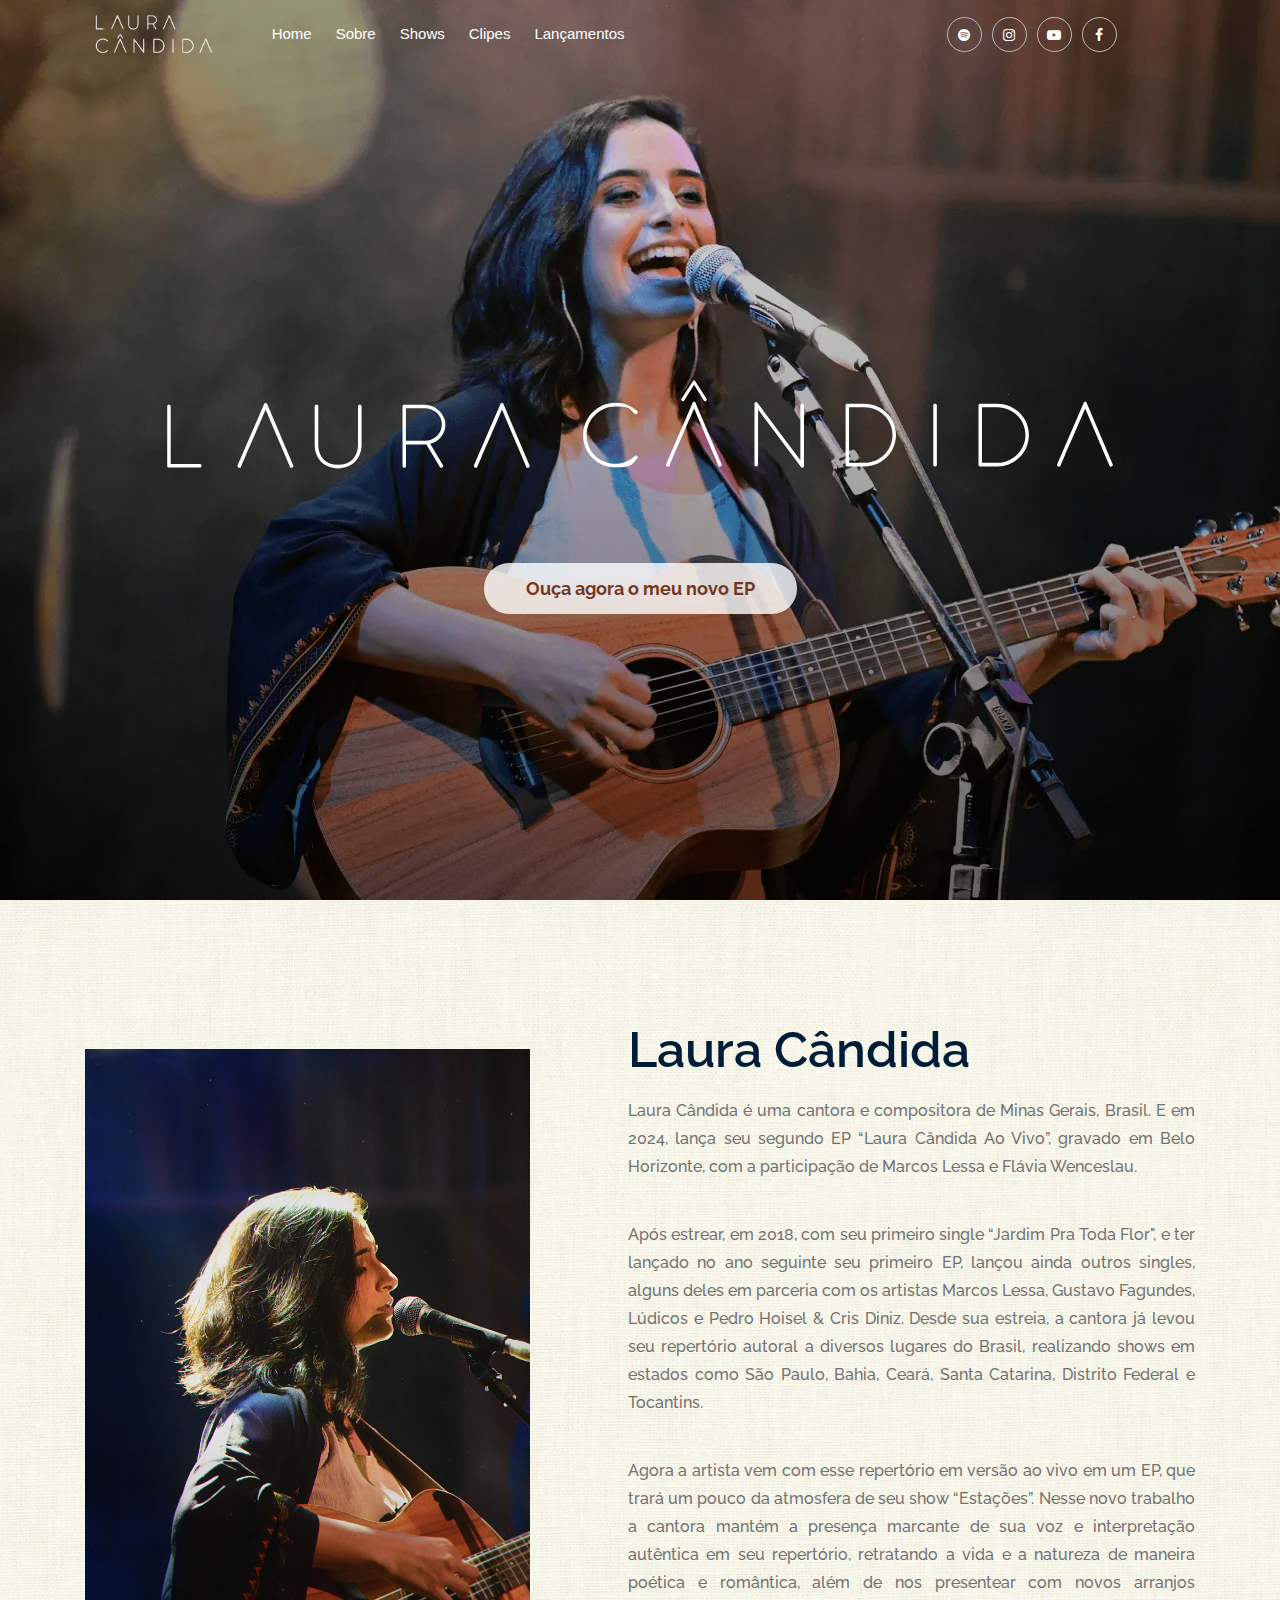
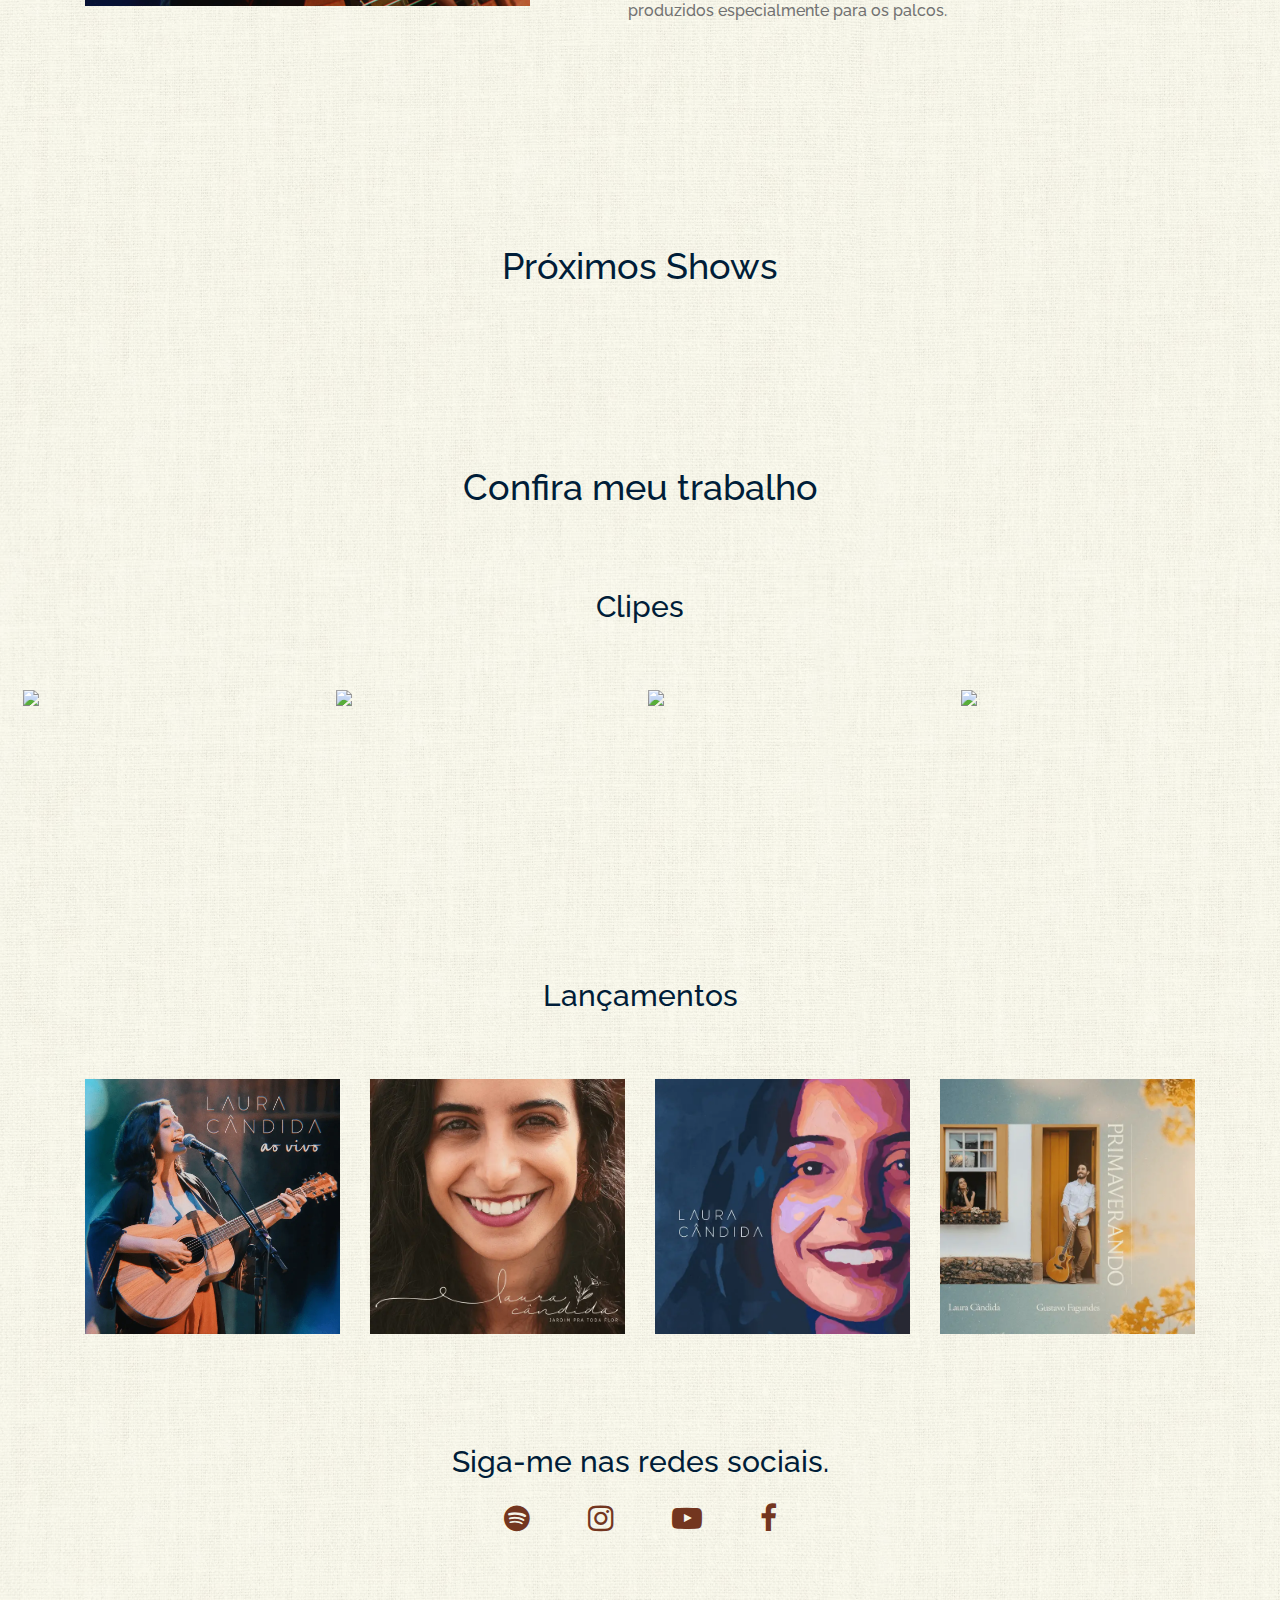
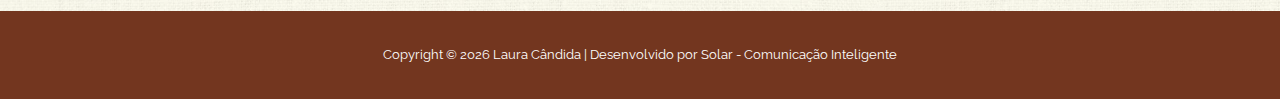
<file: index.html>
<!DOCTYPE html>
<html lang="pt-br">
  <head>

<!-- Google Tag Manager -->
<script>(function(w,d,s,l,i){w[l]=w[l]||[];w[l].push({'gtm.start':
  new Date().getTime(),event:'gtm.js'});var f=d.getElementsByTagName(s)[0],
  j=d.createElement(s),dl=l!='dataLayer'?'&l='+l:'';j.async=true;j.src=
  'https://www.googletagmanager.com/gtm.js?id='+i+dl;f.parentNode.insertBefore(j,f);
  })(window,document,'script','dataLayer','GTM-TKW7QH4T');</script>
  <!-- End Google Tag Manager -->

    <meta charset="UTF-8" />
    <meta name="viewport" content="width=device-width, initial-scale=1.0" />
    <meta property="language" content="pt-BR" />
    <meta name="country" content="BRA" />
    <meta http-equiv="content-language" content="pt-br" />
    <meta name="author" content="Laura Cândida" />
    <meta name="copyright" content="Laura Cândida" />
    <link rel="preload" href="./img/banner/Logo.svg" as="image" type="image/svg+xml" />
    <meta
      property="og:title"
      content="Faça o Pré-Save do meu EP - Ao Vivo em BH."
    />
    <meta property="og:site_name" content="Laura Cândida" />
    <meta
      name="description"
      content="Laura Cândida é uma cantora e compositora de Minas Gerais, Brasil. E em 2024, lança seu segundo EP “Laura Cândida Ao Vivo”, gravado em Belo Horizonte, com a participação de Marcos Lessa e Flávia Wenceslau."
    />
    <link rel="canonical" href="https://www.lauracandida.com.br" />
    <meta
      name="keywords"
      content="Laura Cândida, Folk, MPB, Lavras, Artista Laura, Laura Cândida Musica, Jardim pra Toda Flor, Primaverando,
      Laur Cândida Ao Vivo, Fruto do Amor, O Sonho que Guardei"
    />
    <meta name="robots" content="index,follow" />

    <title>Laura Cândida</title>
    <link href="img/favicon_dark.png" rel="icon" media="(prefers-color-scheme: light)">
    <link href="img/favicon.png" rel="icon" media="(prefers-color-scheme: dark)">

    <!-- Style -->
    <link rel="stylesheet" href="css/bootstrap.min.css" />
    <link rel="stylesheet" href="css/font-awesome.min.css" />
    <link rel="stylesheet" href="css/slicknav.css" />
    <link rel="stylesheet" href="css/style.css" />
  </head>

  <body>

    <!-- Google Tag Manager (noscript) -->
<noscript><iframe src="https://www.googletagmanager.com/ns.html?id=GTM-TKW7QH4T"
  height="0" width="0" style="display:none;visibility:hidden"></iframe></noscript>
  <!-- End Google Tag Manager (noscript) -->

    <!-- header-start -->
    <header>
      <div class="header-area">
        <div id="sticky-header" class="main-header-area">
          <div class="container-fluid">
            <div class="header_bottom_border">
              <div class="row align-items-center">
                <div class="col-xl-1 col-lg-2">
                  <div class="logo">
                    <a href="index.html" aria-label="Página Principal">
                      <img class="logo" src="img/logo.png" alt="" />
                      <!-- Logo -->
                    </a>
                  </div>
                </div>
                <div class="col-xl-6 col-lg-7">
                  <div class="main-menu d-none d-lg-block">
                    <nav>
                      <ul id="navigation">
                        <li><a class="active" href="index.html">home</a></li>
                        <li><a href="#sobre">Sobre</a></li>
                        <li><a href="#shows">Shows</a></li>
                        <li><a href="#clipes">Clipes</a></li>
                        <li><a href="#lançamentos">Lançamentos</a></li>
                      </ul>
                    </nav>
                  </div>
                </div>
                <div class="col-xl-3 col-lg-3 d-none d-lg-block">
                  <div class="social_icon text-right">
                    <ul>
                      <li>
                        <a
                          aria-label="Me ouça no Spotify"
                          href="https://open.spotify.com/artist/6y5THfoaAdAYspLKKxwmXk?si=OicrsDa9S02RQPmXbgw3Wg"
                          target="_blank"
                        >
                          <i class="fa fa-spotify"></i>
                        </a>
                      </li>
                      <li>
                        <a href="https://www.instagram.com/lauracandida/"
                          aria-label="Me siga no Instagram"
                          target="_blank">
                          <i class="fa fa-instagram"></i>
                        </a>
                      </li>
                      <li>
                        <a href="https://www.youtube.com/lauracandida"
                        aria-label="Se inscreva em meu Canal no Youtube"
                        target="_blank">
                          <i class="fa fa-youtube-play"></i>
                        </a>
                      </li>
                      <li>
                        <a href="https://www.facebook.com/lauracandida"
                        aria-label="Me siga no Facebook"
                        target="_blank">
                          <i class="fa fa-facebook"></i>
                        </a>
                      </li>
                    </ul>
                  </div>
                </div>
                <div class="col-12">
                  <div class="mobile_menu d-block d-lg-none"></div>
                </div>
              </div>
            </div>
          </div>
        </div>
      </div>
    </header>
    <!-- header-end -->

    <!-- slider_area_start -->
    <div class="slider_area">
      <div class="single_slider d-flex align-items-center slider_bg_1 overlay2">
        <div class="container">
          <div class="row">
            <div class="col-xl-12">
              <div class="signature">
                <img src="img/banner/Logo.svg" alt="" />
              </div>

              <div class="preSave-div">
                <a
                  href="https://open.spotify.com/intl-pt/album/3EhgM6OEP1T5H9CpWwtsIK?si=r-rrr84DRoygPbzoQ9vZHA"
                  aria-label="Ouça agora o EP - Laura Cândida (Ao Vivo)"
                  target="_blank"
                  class="boxed-btn"
                  >Ouça agora o meu novo EP</a
                >
              </div>
            </div>
          </div>
        </div>
      </div>
    </div>

    <!-- slider_area_end -->

    <!-- about_area  -->
    <div class="about_area" id="sobre">
      <div class="container" id="about">
        <div class="row align-items-center">
          <div class="col-xl-5 col-md-6">
            <div class="about_thumb">
              <img class="img-fluid" src="img/about/about.webp" alt="" />
            </div>
          </div>
          <div class="col-xl-7 col-md-6">
            <div class="about_info">
              <h3>Laura Cândida</h3>
              <p>
                Laura Cândida é uma cantora e compositora de Minas Gerais,
                Brasil. E em 2024, lança seu segundo EP “Laura Cândida Ao Vivo”,
                gravado em Belo Horizonte, com a participação de Marcos Lessa e
                Flávia Wenceslau.
              </p>
              <p>
                Após estrear, em 2018, com seu primeiro single “Jardim Pra Toda
                Flor", e ter lançado no ano seguinte seu primeiro EP, lançou
                ainda outros singles, alguns deles em parceria com os artistas
                Marcos Lessa, Gustavo Fagundes, Lúdicos e Pedro Hoisel & Cris
                Diniz. Desde sua estreia, a cantora já levou seu repertório
                autoral a diversos lugares do Brasil, realizando shows em
                estados como São Paulo, Bahia, Ceará, Santa Catarina, Distrito
                Federal e Tocantins.
              </p>
              <p>
                Agora a artista vem com esse repertório em versão ao vivo em um
                EP, que trará um pouco da atmosfera de seu show “Estações”.
                Nesse novo trabalho a cantora mantém a presença marcante de sua
                voz e interpretação autêntica em seu repertório, retratando a
                vida e a natureza de maneira poética e romântica, além de nos
                presentear com novos arranjos produzidos especialmente para os
                palcos.
              </p>
              <p></p>

              </div>
            </div>
          </div>
        </div>
      </div>
    </div>
    <!--/ about_area  -->

    <!--/ upcoming shows  -->

    <div class="shows"  id="shows">
      <h1 class="proximosShows">Próximos Shows</h1>
      <script src="https://static.elfsight.com/platform/platform.js" data-use-service-core defer></script>
      <div class="elfsight-app-29b592b8-1eb5-4139-8866-842bf85d636d" data-elfsight-app-lazy></div>

    </div>


    <!-- youtube_video_area  -->
    <div class="youtube_video_area" id="clipes">
      <div class="col-xl-12">
        <div class="section_title text-center mb-65">
          <h1 class="confira">Confira meu trabalho</h1>
          <h2><br><br>Clipes</h2>
        </div>
      </div>
      <div class="container-fluid p-0">
        <div class="row no-gutters">

          <div class="col-xl-3 col-lg-3 col-md-6">
            <div class="single_video">
              <div class="thumb">
                <style>.embed-container { position: relative; padding-bottom: 56.25%; height: 0; overflow: hidden; max-width: 100%; } .embed-container iframe, .embed-container object, .embed-container embed { position: absolute; top: 0; left: 0; width: 100%; height: 100%; }</style><div class='embed-container'><iframe src='https://www.youtube.com/embed/gkAfbjzQd6U' srcdoc="<style>html, body { overflow: hidden; } img{position:absolute;width:100%;top:0;bottom:0;margin:auto;}</style><a href=https://www.youtube.com/embed/gkAfbjzQd6U?autoplay=1><img src=https://img.youtube.com/vi/gkAfbjzQd6U/maxresdefault.jpg </a>" title="Videoclipe - Laura Cândida: Primaverando - Ao Vivo em BH" loading="lazy" frameborder='0' allowfullscreen></iframe></div>
              </div>
            </div>
          </div>

          <div class="col-xl-3 col-lg-3 col-md-6">
            <div class="single_video">
              <div class="thumb">
                <style>.embed-container { position: relative; padding-bottom: 56.25%; height: 0; overflow: hidden; max-width: 100%; } .embed-container iframe, .embed-container object, .embed-container embed { position: absolute; top: 0; left: 0; width: 100%; height: 100%; }</style><div class='embed-container'><iframe src='https://www.youtube.com/embed/YFcGIRWMqk0' srcdoc="<style>html, body { overflow: hidden; } img{position:absolute;width:100%;top:0;bottom:0;margin:auto;}</style><a href=https://www.youtube.com/embed/YFcGIRWMqk0?autoplay=1><img src=https://img.youtube.com/vi/YFcGIRWMqk0/maxresdefault.jpg </a>" title="Videoclipe - Laura Cândida: Without My Love" loading="lazy" frameborder='0' allowfullscreen></iframe></div>
              </div>
            </div>
          </div>
          <div class="col-xl-3 col-lg-3 col-md-6">
            <div class="single_video">
              <div class="thumb">
                <style>.embed-container { position: relative; padding-bottom: 56.25%; height: 0; overflow: hidden; max-width: 100%; } .embed-container iframe, .embed-container object, .embed-container embed { position: absolute; top: 0; left: 0; width: 100%; height: 100%; }</style><div class='embed-container'><iframe src='https://www.youtube.com/embed/qjHZWnyHpzI' srcdoc="<style>html, body { overflow: hidden; } img{position:absolute;width:100%;top:0;bottom:0;margin:auto}</style><a href=https://www.youtube.com/embed/qjHZWnyHpzI?autoplay=1><img src=https://img.youtube.com/vi/qjHZWnyHpzI/maxresdefault.jpg </a>" title="Videoclipe - Laura Cândida: O Sonho Que Guardei" loading="lazy" frameborder='0' allowfullscreen></iframe></div>
              </div>
            </div>
          </div>
          <div class="col-xl-3 col-lg-3 col-md-6">
            <div class="single_video">
              <div class="thumb">
                <style>.embed-container { position: relative; padding-bottom: 56.25%; height: 0; overflow: hidden; max-width: 100%; } .embed-container iframe, .embed-container object, .embed-container embed { position: absolute; top: 0; left: 0; width: 100%; height: 100%; }</style><div class='embed-container'><iframe src='https://www.youtube.com/embed/Fkiz-9MRsrU' srcdoc="<style>html, body { overflow: hidden; } img{position:absolute;width:100%;top:0;bottom:0;margin:auto}</style><a href=https://www.youtube.com/embed/Fkiz-9MRsrU?autoplay=1><img src=https://img.youtube.com/vi/Fkiz-9MRsrU/maxresdefault.jpg </a>" title="Videoclipe - Laura Cândida: Jardim Pra Toda Flor" loading="lazy" frameborder='0' allowfullscreen></iframe></div>
              </div>
            </div>
          </div>
        </div>
      </div>
    </div>
    <!-- / youtube_video_area  -->

    <!-- gallery -->
    <div class="gallery_area" id="lançamentos">
      <div class="container galleryContainer">
        <div class="row">
          <div class="col-xl-12">
            <div class="section_title text-center mb-65">
              <h2>Lançamentos</h2>
            </div>
          </div>
        </div>
        <div class="row grid">
          <div class="col-xl-3 col-lg-6 grid-item cat6 col-md-6">
            <div class="single-gallery mb-30">
              <div class="portfolio-img">
                <img src="img/gallery/LiveBH.webp" alt="" />
                <div class="overlay">
                  <a
                    href="https://open.spotify.com/intl-pt/album/3EhgM6OEP1T5H9CpWwtsIK?si=r-rrr84DRoygPbzoQ9vZHA"
                    aria-label="Ouça agora o EP - Laura Cândida (Ao Vivo)"
                    target=""
                  >
                    <i class="fa fa-play"></i>
                  </a>
                  <h3>EP: Laura Cândida (Ao Vivo)</h3>
              </div>
              </div>
            </div>
          </div>
          <div class="col-xl-3 col-lg-6 grid-item cat4 col-md-6">
            <div class="single-gallery mb-30">
              <div class="portfolio-img">
                <img src="img/gallery/JardimPraTodaFlor.webp" alt="" />
                <div class="overlay">
                  <a
                    href="https://open.spotify.com/intl-pt/track/6Y97LWhGOgjVO6h6WPFnFd?si=bbe50eb3a62841e3"
                    aria-label="Ouça o meu Single - Jardim Pra Toda Flor no Spotify"
                    target="_blank"
                  >
                    <i class="fa fa-play"></i>
                  </a>
                  <h4>Single: Jardim Pra Toda Flor</h4>
              </div>
              </div>
            </div>
          </div>
          <div class="col-xl-3 col-lg-6 grid-item cat5 col-md-6">
            <div class="single-gallery mb-30">
              <div class="portfolio-img">
                <img src="img/gallery/EP.webp" alt="" />
                <div class="overlay">
                  <a
                    href="https://open.spotify.com/album/0LpXI5WKpWt05INei1cckh?si=KlrPWQdpTTOP3p4ngurvQQ"
                    aria-label="Ouça o EP - Laura Cândida no Spotify"
                    target="_blank"
                  >
                    <i class="fa fa-play"></i>
                  </a>
                  <h4>EP: Laura Cândida</h4>
              </div>
              </div>
            </div>
          </div>
          <div class="col-xl-3 col-lg-6 grid-item cat6 col-md-6">
            <div class="single-gallery mb-30">
              <div class="portfolio-img">
                <img src="img/gallery/Primaverando.webp" alt="" />
                <div class="overlay">
                  <a
                    href="https://open.spotify.com/intl-pt/track/7E6bOKLgQcpftU3SFFNpdj?si=beca73c008d345dd"
                    aria-label="Ouça o meu Single - Primaverando no Spotify"
                    target="_blank"
                  >
                    <i class="fa fa-play"></i>
                  </a>
                  <h4>Single: Primaverando</h4>
              </div>
              </div>
            </div>
          </div>
      </div>
    </div>

    <div class="socials">
      <h2 class="socialHeader">Siga-me nas redes sociais.</h2>

              <div class="social-icons">
                  <a
                    href="https://open.spotify.com/artist/6y5THfoaAdAYspLKKxwmXk?si=OicrsDa9S02RQPmXbgw3Wg"
                    aria-label="Me siga no Spotify"
                    target="_blank"
                  >
                    <i class="fa fa-spotify"></i>
                  </a>
                  <a href="https://www.instagram.com/lauracandida/"
                  aria-label="Me siga no Instagram"
                  target="_blank">
                    <i class="fa fa-instagram"></i>
                  </a>
                  <a href="https://www.youtube.com/lauracandida"
                  aria-label="Se inscreva em meu Canal no Youtube"
                  target="_blank">
                    <i class="fa fa-youtube-play"></i>
                  </a>
                  <a href="https://www.facebook.com/lauracandida"
                  aria-label="Me siga no Fabecook"
                  target="_blank">
                    <i class="fa fa-facebook"></i>
                  </a>
              </div>
    </div>

    <!--/ gallery -->

    <!-- footer start -->
    <footer class="footer">
      <div class="copy-right_text">
        <div class="footerContainer">
          <div class="footer_border"></div>
          <div class="row copyRow">
            <div class="col-xl-5 col-md-6 copyOld">
              <p class="copy_right">
                <!-- Link back to Colorl ib can't be removed. Template is licensed under CC BY 3.0. -->
                Copyright &copy;
                <script>
                  document.write(new Date().getFullYear());
                </script>
                All rights reserved | This template is made with
                <i class="fa fa-heart-o" aria-hidden="true"></i> by
                <a href="https://colorlib.com" target="_blank">Colorlib</a>
                <!-- Link back to Colorlib can't be removed. Template is licensed under CC BY 3.0. -->
              </p>
            </div>
          </div>

          <p class="copyRight">
            Copyright &copy;
            <script>
              document.write(new Date().getFullYear());
            </script>
            Laura Cândida | <a class="backlink" href="https://www.agenciasolar.com.br"> Desenvolvido por Solar - Comunicação Inteligente</a>
          </p>
        </div>
      </div>
    </footer>
    <!--/ footer end  -->
    <!-- JS here -->
<script src="js/main.js"></script>
</body>
</html>
</file>
<file: css/style.css>
@import url("https://fonts.googleapis.com/css2?family=Raleway:ital,wght@0,100..900;1,100..900&display=swap");
/* line 1, */
.flex-center-start {
  display: -webkit-box;
  display: -ms-flexbox;
  display: flex;
  -webkit-box-align: center;
  -ms-flex-align: center;
  align-items: center;
  -webkit-box-pack: start;
  -ms-flex-pack: start;
  justify-content: start;
}

/* Normal desktop :1200px. */
/* Normal desktop :992px. */
/* Tablet desktop :768px. */
/* small mobile :320px. */
/* Large Mobile :480px. */
/* 1. Theme default css */
/* line 5,  */
body {
  font-family: "Raleway", sans-serif;
  font-weight: normal;
  font-style: normal;
  width: 100vw;
  text-align: justify;
}

/* line 12,  */
.img {
  max-width: 100%;
  -webkit-transition: 0.3s;
  -moz-transition: 0.3s;
  -o-transition: 0.3s;
  transition: 0.3s;
}

/* line 16,  */
a,
.button {
  -webkit-transition: 0.3s;
  -moz-transition: 0.3s;
  -o-transition: 0.3s;
  transition: 0.3s;
}

/* line 20,  */
a:focus,
.button:focus,
button:focus {
  text-decoration: none;
  outline: none;
}

/* line 25,  */
a:focus {
  color: #fff;
  text-decoration: none;
}

/* line 29,  */
a:focus,
a:hover,
.portfolio-cat a:hover,
.footer -menu li a:hover {
  text-decoration: none;
  color: #1f1f1f;
}

/* line 36,  */
a,
button {
  color: #1f1f1f;
  outline: medium none;
}

/* line 41,  */
h1,
h2,
h3,
h4,
h5 {
  font-family: "Raleway", sans-serif;
  color: #001d38;
}

/* line 45,  */
h1 a,
h2 a,
h3 a,
h4 a,
h5 a,
h6 a {
  color: inherit;
}

/* line 54,  */
ul {
  margin: 0px;
  padding: 0px;
}

/* line 58,  */
li {
  list-style: none;
}

/* line 61,  */
p {
  font-size: 16px;
  font-weight: 500;
  line-height: 28px;
  color: #727272;
  margin-bottom: 13px;
  font-family: "Raleway", sans-serif;
}

/* line 70,  */
label {
  color: #7e7e7e;
  cursor: pointer;
  font-size: 14px;
  font-weight: 400;
}

/* line 76,  */
*::-moz-selection {
  background: #444;
  color: #fff;
  text-shadow: none;
}

/* line 81,  */
::-moz-selection {
  background: #444;
  color: #fff;
  text-shadow: none;
}

/* line 86,  */
::selection {
  background: #444;
  color: #fff;
  text-shadow: none;
}

/* line 91,  */
*::-webkit-input-placeholder {
  color: #cccccc;
  font-size: 14px;
  opacity: 1;
}

/* line 96,  */
*:-ms-input-placeholder {
  color: #cccccc;
  font-size: 14px;
  opacity: 1;
}

/* line 101,  */
*::-ms-input-placeholder {
  color: #cccccc;
  font-size: 14px;
  opacity: 1;
}

/* line 106,  */
*::placeholder {
  color: #cccccc;
  font-size: 14px;
  opacity: 1;
}

/* line 112,  */
h3 {
  font-size: 24px;
}

/* line 116,  */
.mb-65 {
  margin-bottom: 67px;
}

/* line 120,  */
.black-bg {
  background: #020c26 !important;
}

/* line 124,  */
.white-bg {
  background: #ffffff;
}

/* line 127,  */
.gray-bg {
  background: #f5f5f5;
}

/* line 143,  */
.overlay {
  position: relative;
  z-index: 0;
}

/* line 147,  */
.overlay::before {
  position: absolute;
  content: "";
  background-color: #1f1f1f;
  top: 0;
  left: 0;
  width: 100%;
  height: 100%;
  z-index: -1;
  opacity: 0.5;
}

/* line 159,  */
.overlay2 {
  position: relative;
  z-index: 0;
}

/* line 163,  */
.overlay2::before {
  position: absolute;
  content: "";
  /* Permalink - use to edit and share this gradient: https://colorzilla.com/gradient-editor/#000000+0,000000+100&0.4+0,1+100 */
  background: -moz-linear-gradient(top, rgba(0, 0, 0, 0.1) 0%, black 100%);
  /* FF3.6-15 */
  background: -webkit-linear-gradient(top, rgba(0, 0, 0, 0.1) 0%, black 100%);
  /* Chrome10-25,Safari5.1-6 */
  background: linear-gradient(to bottom, rgba(0, 0, 0, 0.1) 0%, black 100%);
  /* W3C, IE10+, FF16+, Chrome26+, Opera12+, Safari7+ */
  filter: progid:DXImageTransform.Microsoft.gradient( startColorstr='#66000000', endColorstr='#000000',GradientType=0 );
  /* IE6-9 */
  top: 0;
  left: 0;
  width: 100%;
  height: 100%;
  z-index: -1;
  opacity: 0.6;
}

/* line 180,  */
.overlay_03 {
  position: relative;
  z-index: 0;
}

/* line 184,  */
.overlay_03::before {
  position: absolute;
  width: 100%;
  height: 100%;
  left: 0;
  top: 0;
  background: #2c2c2c;
  opacity: 0.6;
  content: "";
  z-index: -1;
}

/* line 289,  */
.mb-20px {
  margin-bottom: 20px;
}

/* line 293,  */
.mb-55 {
  margin-bottom: 55px;
}

/* line 296,  */
.mb-40 {
  margin-bottom: 40px;
}

/* line 299,  */
.mb-30 {
  margin-bottom: 30px;
}

/* line 304,  */
.mb-20 {
  margin-bottom: 20px;
}

/* line 1,*/
.boxed-btn {
  background: rgba(255, 255, 255, 0.8);
  color: #131313;
  display: block;
  padding: 12px 42px;
  font-family: "Raleway", sans-serif;
  font-size: 18px;
  font-weight: 700;
  border: 0;
  border-radius: 25px;
  letter-spacing: 0;
  text-align: center;
  color: rgb(115, 54, 31) !important;
  cursor: pointer;
}

@media (min-width: 768px) and (max-width: 991px) {
  /* line 1,*/
  .boxed-btn {
    padding: 12px 30px;
  }
}

/* line 19,*/
.boxed-btn:hover {
  background: rgba(115, 54, 31, 1);
  color: #fff !important;
}

/* line 24,*/
.boxed-btn:focus {
  outline: none;
}

/* line 27,*/
.boxed-btn.large-width {
  width: 220px;
}

/* line 39,*/
.mb-50 {
  margin-bottom: 50px;
}

@media (max-width: 767px) {
  /* line 39,*/
  .mb-50 {
    margin-bottom: 40px;
  }
}

/* line 45,*/
.mb-65 {
  margin-bottom: 65px;
}

@media (max-width: 767px) {
  /* line 45,*/
  .mb-65 {
    margin-bottom: 40px;
  }
}

@media (max-width: 767px) {
  /* line 4,*/
  .mobile_menu {
    position: absolute;
    right: 0px;
    width: 100%;
    z-index: 9;
  }
}
/* line 1,*/
.header-area {
  left: 0;
  right: 0;
  width: 100%;
  top: 0;
  z-index: 9;
  position: absolute;
}

@media (max-width: 767px) {
  /* line 1,*/
  .header-area {
    padding-top: 0;
  }
}

@media (min-width: 768px) and (max-width: 991px) {
  /* line 1,*/
  .header-area {
    padding-top: 0;
  }
}

/* line 16,*/
.header-area .main-header-area {
  padding: 18px 0;
  background: #fff;
  background: transparent;
  padding: 30px 150px;
}

@media (max-width: 767px) {
  /* line 16,*/
  .header-area .main-header-area {
    padding: 10px 0px;
  }
}

@media (min-width: 768px) and (max-width: 991px) {
  /* line 16,*/
  .header-area .main-header-area {
    padding: 10px 10px;
  }
}

@media (min-width: 992px) and (max-width: 1200px) {
  /* line 16,*/
  .header-area .main-header-area {
    padding: 10px 20px;
  }
}

@media (min-width: 1200px) and (max-width: 1500px) {
  /* line 16,*/
  .header-area .main-header-area {
    padding: 10px 50px;
  }
}

/* line 40,*/
.header-area .main-header-area .logo-img {
  text-align: center;
}

@media (max-width: 767px) {
  /* line 40,*/
  .header-area .main-header-area .logo-img {
    text-align: left;
  }
}

@media (min-width: 768px) and (max-width: 991px) {
  /* line 40,*/
  .header-area .main-header-area .logo-img {
    text-align: left;
  }
}

@media (min-width: 992px) and (max-width: 1200px) {
  /* line 40,*/
  .header-area .main-header-area .logo-img {
    text-align: left;
  }
}

@media (max-width: 767px) {
  /* line 54,*/
  .header-area .main-header-area .logo-img img {
    width: 70px;
  }
}

@media (min-width: 768px) and (max-width: 991px) {
  /* line 54,*/
  .header-area .main-header-area .logo-img img {
    width: 70px;
  }
}

/* line 68,*/
.header-area .main-header-area .social_icon ul li {
  display: inline-block;
}

/* line 70,*/
.header-area .main-header-area .social_icon ul li a {
  display: inline-block;
  width: 35px;
  height: 35px;
  color: #fff;
  text-align: center;
  line-height: 35px;
  -webkit-border-radius: 50%;
  -moz-border-radius: 50%;
  border-radius: 50%;
  border: 1px solid #bdbbba;
  font-size: 14px;
  margin-left: 6px;
}

/* line 81,*/
.header-area .main-header-area .social_icon ul li a:hover {
  color: #411a1a;
}
/* line 261,*/
.header-area .main-header-area.sticky {
  box-shadow: 0px 3px 16px 0px rgba(0, 0, 0, 0.1);
  position: fixed;
  width: 100vw;
  top: -70px;
  left: 0;
  right: 0;
  z-index: 990;
  transform: translateY(70px);
  transition: transform 500ms ease, background 500ms ease;
  -webkit-transition: transform 500ms ease, background 500ms ease;
  box-shadow: 0px 3px 16px 0px rgba(0, 0, 0, 0.1);
  background: rgba(255, 255, 255, 0.96);
  background: #73361f;
  padding-bottom: 0;
  padding: 20px 150px;
}

@media (max-width: 767px) {
  /* line 261,*/
  .header-area .main-header-area.sticky {
    padding: 10px 10px;
  }
}

@media (min-width: 768px) and (max-width: 991px) {
  /* line 261,*/
  .header-area .main-header-area.sticky {
    padding: 10px 10px;
  }
}

@media (min-width: 992px) and (max-width: 1200px) {
  /* line 261,*/
  .header-area .main-header-area.sticky {
    padding: 20px 50px;
  }
}

@media (min-width: 1200px) and (max-width: 1500px) {
  /* line 261,*/
  .header-area .main-header-area.sticky {
    padding: 10px 20px;
  }
}

/* line 290,*/
.header-area .main-header-area.sticky .main-menu {
  padding: 0;
}

/* line 293,*/
.header-area .main-header-area.sticky .header_bottom_border {
  border-bottom: none;
}

/* line 296,*/
.header-area .main-header-area.sticky .header_bottom_border.white_border {
  border-bottom: none !important;
}

/* line 1,*/
.slider_bg_1 {
  background-image: url(../img/banner/banner.webp);
}

/* line 8,*/
.slider_area .single_slider {
  height: 100vh;
  background-size: cover;
  background-repeat: no-repeat;
  background-position: center center;
}

@media (max-width: 767px) {
  /* line 8,*/
  .slider_area .single_slider {
    height: 100vh;
  }
}

/* line 17,*/
.slider_area .single_slider .slider_text h3 {
  color: #fff;
  font-family: "Raleway", sans-serif;
  font-size: 120px;
  text-transform: uppercase;
  font-weight: 600;
}

/* line 23,*/
.slider_area .single_slider .slider_text h3 span {
  font-weight: 700;
}

@media (max-width: 767px) {
  /* line 17,*/
  .slider_area .single_slider .slider_text h3 {
    margin-top: 45px;
  }
}

@media (max-width: 767px) {
  /* line 17,*/
  .slider_area .single_slider .slider_text h3 {
    font-size: 30px;
    line-height: 35px;
  }
}

@media (min-width: 768px) and (max-width: 991px) {
  /* line 17,*/
  .slider_area .single_slider .slider_text h3 {
    font-size: 70px;
  }
}

@media (min-width: 992px) and (max-width: 1200px) {
  /* line 17,*/
  .slider_area .single_slider .slider_text h3 {
    font-size: 100px;
    letter-spacing: 3px;
  }
}

/* line 42,*/
.slider_area .single_slider .slider_text p {
  font-size: 20px;
  font-weight: 400;
  color: #d5d5d5;
  margin-bottom: 24px;
  margin-top: 10px;
}

@media (min-width: 992px) and (max-width: 1200px) {
  /* line 42,*/
  .slider_area .single_slider .slider_text p {
    font-size: 16px;
  }
}

@media (max-width: 767px) {
  /* line 42,*/
  .slider_area .single_slider .slider_text p {
    font-size: 16px;
  }
}

/* line 1,*/
.about_area {
  padding-top: 60px;
  padding-bottom: 60px;
}

@media (max-width: 767px) {
  /* line 1,*/
  .about_area {
    padding-top: 50px;
    padding-bottom: 20px;
  }
}

@media (min-width: 768px) and (max-width: 991px) {
  /* line 1,*/
  .about_area {
    padding-top: 80px;
    padding-bottom: 50px;
  }
}

/* line 12,*/
.about_area .about_thumb {
  margin-bottom: 30px;
}

/* line 15,*/
.about_area .about_info {
  padding-left: 68px;
  margin-bottom: 30px;
}

@media (max-width: 767px) {
  /* line 15,*/
  .about_area .about_info {
    padding-left: 0;
  }
}

@media (min-width: 768px) and (max-width: 991px) {
  /* line 15,*/
  .about_area .about_info {
    padding-left: 0;
  }
}

/* line 23,*/
.about_area .about_info h3 {
  font-size: 50px;
  font-weight: 600;
  margin-bottom: 0;
}

/* line 28,*/
.about_area .about_info p {
  font-size: 16px;
  line-height: 28px;
  margin-top: 17px;
  margin-bottom: 40px;
}

/* line 1,*/
.gallery_area {
  padding-top: 50px;
  padding-bottom: 0px;
}

@media (max-width: 767px) {
  /* line 1,*/
  .gallery_area {
    padding-top: 50px;
  }
}

@media (min-width: 768px) and (max-width: 991px) {
  /* line 1,*/
  .gallery_area {
    padding-top: 100px;
    padding-bottom: 100px;
  }
}

/* line 12,*/
.gallery_area .single-gallery {
  overflow: hidden;
  position: relative;
}

/* line 15,*/
.gallery_area .single-gallery img {
  width: 100%;
  -webkit-transform: scale(1);
  -moz-transform: scale(1);
  -ms-transform: scale(1);
  transform: scale(1);
  -webkit-transition: 0.5s;
  -moz-transition: 0.5s;
  -o-transition: 0.5s;
  transition: 0.5s;
}

/* line 20,*/
.gallery_area .single-gallery .gallery_hover {
  position: absolute;
  left: 0;
  top: 0;
  width: 100%;
  height: 100%;
  display: table;
  text-align: center;
  background: rgba(97, 92, 253, 0.4);

  -moz-transform: translateX(-50%);
  -ms-transform: translateX(-50%);
  transform: translateX(-50%);
  opacity: 0;

  -moz-transition: 0.5s;
  -o-transition: 0.5s;
  transition: 0.5s;
  visibility: hidden;
}

/* line 33,*/
.gallery_area .single-gallery .gallery_hover a {
  position: absolute;
  left: 50%;
  transform: translate(-50%, -50%);
  top: 50%;
  color: #fff;
  font-size: 45px;
}

/* line 106,*/
.mt-50 {
  margin-top: 50px;
}

@media (max-width: 767px) {
  /* line 106,*/
  .mt-50 {
    margin-top: 30px;
  }
}

/* line 112,*/
.mb-50 {
  margin-bottom: 50px;
}

@media (max-width: 767px) {
  /* line 112,*/
  .mb-50 {
    margin-bottom: 30px;
  }
}

.preSave-div {
  margin: auto;
  display: flex;
  justify-content: center;
  padding-top: 60px;
}

.container {
  padding-top: 60px;
}

.galleryContainer {
  padding-bottom: 80px;
}

/* line 1,*/
.footer {
  background-repeat: no-repeat;
  background-position: center center;
  background-repeat: no-repeat;
  background-size: cover;
}

/* line 6,*/
.footer .footer_top {
  padding-top: 100px;
  padding-bottom: 129px;
  background: #73361f;
}

@media (max-width: 767px) {
  /* line 6,*/
  .footer .footer_top {
    padding-top: 60px;
    padding-bottom: 30px;
  }
}
/* line 167,*/
.footer .copy-right_text {
  padding-bottom: 30px;
  background: #73361f;
}

/* line 170,*/
.footer .copy-right_text .footer_border {
  padding-bottom: 30px;
}

/* line 173,*/
.footer .copy-right_text .copy_right {
  font-size: 13px;
  color: #c7c7c7;
  margin-bottom: 0;
  font-weight: 400;
}

@media (max-width: 767px) {
  /* line 173,*/
  .footer .copy-right_text .copy_right {
    font-size: 13px;
  }
}

/* line 181,*/
.footer .copy-right_text .copy_right a {
  color: #ffffff;
}

/* line 173,*/
.footer .copy-right_text .copyRight {
  font-size: 13px;
  color: #ffffff;
  margin-bottom: 0;
  font-weight: 400;
  text-align: center;
}

@media (max-width: 767px) {
  /* line 173,*/
  .footer .copy-right_text .copyRight {
    font-size: 13px;
  }
}

/* line 181,*/
.footer .copy-right_text .copyRight a {
  color: #ffffff;
}

/* line 185,*/
.footer .copy-right_text .footer_links {
  text-align: right;
}

@media (max-width: 767px) {
  /* line 185,*/
  .footer .copy-right_text .footer_links {
    text-align: left;
  }
}

/* line 191,*/
.footer .copy-right_text .footer_links ul li {
  display: inline-block;
  margin-right: 30px;
}

@media (max-width: 767px) {
  /* line 191,*/
  .footer .copy-right_text .footer_links ul li {
    margin-right: 10px;
  }
}

@media (min-width: 768px) and (max-width: 991px) {
  /* line 191,*/
  .footer .copy-right_text .footer_links ul li {
    margin-right: 20px;
  }
}

/* line 200,*/
.footer .copy-right_text .footer_links ul li a {
  color: #808e9c;
  font-size: 13px;
  text-transform: capitalize;
  font-weight: 600;
}

/* line 205,*/
.footer .copy-right_text .footer_links ul li a:hover {
  color: #fff;
}

/* line 5,*/
.youtube_video_area .col-xl-3:nth-child(3) .single_video {
  margin-left: 0px;
  padding-bottom: 5px;
}

/* line 12,*/
.youtube_video_area .single_video {
  position: relative;
  margin-right: 5px;
}

@media (max-width: 767px) {
  /* line 12,*/
  .youtube_video_area .single_video {
    margin: 0;
  }
}

@media (min-width: 768px) and (max-width: 991px) {
  /* line 12,*/
  .youtube_video_area .single_video {
    margin: 0;
  }
}

/* line 22,*/
.youtube_video_area .single_video .thumb img {
  width: 100%;
}

/* line 26,*/
.youtube_video_area .single_video .hover_elements {
  position: absolute;
  left: 0;
  top: 0;
  width: 100%;
  height: 100%;
  background: transparent;
  -webkit-transition: 0.4s;
  -moz-transition: 0.4s;
  -o-transition: 0.4s;
  transition: 0.4s;
}

/* line 34,*/
.youtube_video_area .single_video .hover_elements .video {
  top: 50%;
  position: absolute;
  left: 50%;
  -webkit-transform: translate(-50%, -50%);
  -moz-transform: translate(-50%, -50%);
  -ms-transform: translate(-50%, -50%);
  transform: translate(-50%, -50%);
}

/* line 39,*/
.youtube_video_area .single_video .hover_elements .video a {
  background: #73361f;
  width: 58px;
  height: 58px;
  -webkit-border-radius: 50%;
  -moz-border-radius: 50%;
  border-radius: 50%;
  font-size: 14px;
  display: inline-block;
  color: #fff;
  text-align: center;
  line-height: 58px;
  margin-bottom: 40px;
  -webkit-transition: 0.4s;
  -moz-transition: 0.4s;
  -o-transition: 0.4s;
  transition: 0.4s;
  opacity: 0;
}

@media (max-width: 767px) {
  /* line 39,*/
  .youtube_video_area .single_video .hover_elements .video a {
    opacity: 1;
    margin-bottom: 0;
  }
}

@media (min-width: 768px) and (max-width: 991px) {
  /* line 39,*/
  .youtube_video_area .single_video .hover_elements .video a {
    opacity: 1;
    margin-bottom: 0;
  }
}

/* line 62,*/
.youtube_video_area .single_video .hover_elements .hover_inner {
  position: absolute;
  bottom: 30px;
  left: 30px;
}

@media (min-width: 992px) and (max-width: 1200px) {
  /* line 62,*/
  .youtube_video_area .single_video .hover_elements .hover_inner {
    bottom: 20px;
  }
}

/* line 69,*/
.youtube_video_area .single_video .hover_elements .hover_inner span {
  font-size: 14px;
  font-weight: 400;
  color: #ffffff;
  font-family: "Raleway", sans-serif;
  -webkit-transition: 0.4s;
  -moz-transition: 0.4s;
  -o-transition: 0.4s;
  transition: 0.4s;
  position: relative;
  left: 30px;
  opacity: 0;
}

@media (max-width: 767px) {
  /* line 69,*/
  .youtube_video_area .single_video .hover_elements .hover_inner span {
    left: 0;
    opacity: 1;
  }
}

@media (min-width: 768px) and (max-width: 991px) {
  /* line 69,*/
  .youtube_video_area .single_video .hover_elements .hover_inner span {
    left: 0;
    opacity: 1;
  }
}

/* line 87,*/
.youtube_video_area .single_video .hover_elements .hover_inner h3 {
  margin-bottom: 0;
  -webkit-transition: 0.4s;
  -moz-transition: 0.4s;
  -o-transition: 0.4s;
  transition: 0.4s;
  position: relative;
  top: 30px;
  opacity: 0;
}

@media (max-width: 767px) {
  /* line 87,*/
  .youtube_video_area .single_video .hover_elements .hover_inner h3 {
    top: 0;
    opacity: 1;
  }
}

@media (min-width: 768px) and (max-width: 991px) {
  /* line 87,*/
  .youtube_video_area .single_video .hover_elements .hover_inner h3 {
    top: 0;
    opacity: 1;
  }
}

/* line 101,*/
.youtube_video_area .single_video .hover_elements .hover_inner h3 a {
  font-size: 22px;
  font-weight: 600;
  color: #fff;
}

@media (min-width: 992px) and (max-width: 1200px) {
  /* line 101,*/
  .youtube_video_area .single_video .hover_elements .hover_inner h3 a {
    font-size: 18px;
  }
}

/* line 113,*/
.youtube_video_area .single_video:hover .hover_elements {
  background: rgba(0, 0, 0, 0.5);
}

/* line 115,*/
.youtube_video_area .single_video:hover .hover_elements .hover_inner {
  position: absolute;
  bottom: 30px;
  left: 30px;
}

/* line 119,*/
.youtube_video_area .single_video:hover .hover_elements .hover_inner span {
  left: 0px;
  opacity: 1;
}

/* line 123,*/
.youtube_video_area .single_video:hover .hover_elements .hover_inner h3 {
  top: 0px;
  opacity: 1;
}

/* line 129,*/
.youtube_video_area .single_video:hover .hover_elements .video a {
  opacity: 1;
  margin-bottom: 0;
  -webkit-transition: 0.4s;
  -moz-transition: 0.4s;
  -o-transition: 0.4s;
  transition: 0.4s;
}

/* line 93, */
h1 {
  font-size: 36px;
}

/* line 97, */
h2 {
  font-size: 30px;
}

/* line 101, */
h3 {
  font-size: 24px;
}

/* line 105, */
h4 {
  font-size: 18px;
}

/* line 109, */
h5 {
  font-size: 16px;
}

/* line 113, */
h6 {
  font-size: 14px;
}

/* line 117, */
h1,
h2,
h3,
h4,
h5,
h6 {
  line-height: 1.2em;
}

/* line 127, */
.typography h1,
.typography h2,
.typography h3,
.typography h4,
.typography h5,
.typography h6 {
  color: #828bb2;
}

.copy_right {
  display: none;
  width: 100vw;
  overflow: hidden;
}

.copyOld {
  display: none;
  width: 100vw;
  overflow: hidden;
}

.copyRow {
  display: none;
  width: 100vw;
  overflow: hidden;
}

.logo {
  height: 40px;
}

.social-icons {
  padding: 15px;
  text-align: center;
}

.socials {
  padding-bottom: 60px;
  text-align: center;
}

@media (max-width: 576px) {
  .social-icons {
    text-align: center;
  }
  .socialHeader {
    text-align: center;
  }
}

@media only screen and (min-width: 576px) and (max-width: 767px) {
  .social-icons {
    text-align: center;
  }
  .socialHeader {
    text-align: center;
  }
}

@media only screen and (min-width: 768px) and (max-width: 991px) {
  .social-icons {
    text-align: center;
  }
  .socialHeader {
    text-align: center;
  }
}

@media only screen and (min-width: 992px) and (max-width: 1200px) {
  .social-icons {
    text-align: center;
  }
  .socialHeader {
    text-align: center;
  }
}

.social-icons a {
  color: #73361f;
  line-height: 30px;
  font-size: 30px;
  margin: 0 25px;
  text-decoration: none;
}
.social-icons a i {
  line-height: 30px;
  font-size: 30px;
  -webkit-transition: all 200ms ease-in;
  -webkit-transform: scale(1);
  -ms-transition: all 200ms ease-in;
  -ms-transform: scale(1);
  -moz-transition: all 200ms ease-in;
  -moz-transform: scale(1);
  transition: all 200ms ease-in;
  transform: scale(1);
}
.social-icons a:hover i {
  z-index: 2;
  -webkit-transition: all 200ms ease-in;
  -webkit-transform: scale(1.5);
  -ms-transition: all 200ms ease-in;
  -ms-transform: scale(1.5);
  -moz-transition: all 200ms ease-in;
  -moz-transform: scale(1.5);
  transition: all 200ms ease-in;
  transform: scale(1.5);
}

.single-gallery img:hover {
  z-index: 2;
  -webkit-transition: all 500ms ease-in;
  -webkit-transform: scale(1.1);
  -ms-transition: all 500ms ease-in;
  -ms-transform: scale(1.1);
  -moz-transition: all 500ms ease-in;
  -moz-transform: scale(1.1);
  transition: all 500ms ease-in;
  transform: scale(1.1);
}

.overlay {
  position: absolute;
  top: 0;
  left: 0;
  width: 100%;
  height: 100%;
  background: rgba(0, 0, 0, 0.5);
  color: white;
  display: flex;
  flex-direction: column;
  justify-content: center;
  align-items: center;
  opacity: 0;
  transition: all 0.3s ease;
}

.single-gallery:hover img {
  filter: brightness(50%);
}

.single-gallery:hover .overlay {
  opacity: 1;
}

.overlay h3 {
  margin: 0;
  font-size: medium;
  color: #ffffff;
}

.overlay button:hover {
  background-color: #e64a19;
}

.overlay a {
  background: #73361f;
  width: 58px;
  height: 58px;
  -webkit-border-radius: 50%;
  -moz-border-radius: 50%;
  border-radius: 50%;
  font-size: 14px;
  display: inline-block;
  color: #fff;
  text-align: center;
  line-height: 58px;
  margin-bottom: 40px;
}

.overlay h4 {
  color: #fff;
}

html,
body {
  width: 100%;
  overflow-x: hidden;
}

body {
  background-image: url(../img/texture.webp);
  background-color: rgba(245, 245, 220, 0.521);
}

.jsx-2642281406 .eapp-events-calendar-events-calendar-title {
  text-align: center;
  font-weight: 600;
}

.confira {
  padding-top: 80px;
}

.Button__Block-sc-1c0eo6i-0 {
  font-weight: 700;
}

/* line 149, ../../Arafath/CL/Cl November/221. Music/HTML/scss/_header.scss */
.header-area .main-header-area .main-menu {
  text-align: center;
  padding: 12px 0;
}

/* line 153, ../../Arafath/CL/Cl November/221. Music/HTML/scss/_header.scss */
.header-area .main-header-area .main-menu ul li {
  display: inline-block;
  position: relative;
  margin: 0 10px;
}

/* line 163, ../../Arafath/CL/Cl November/221. Music/HTML/scss/_header.scss */
.header-area .main-header-area .main-menu ul li a {
  color: #fff;
  font-size: 15px;
  text-transform: capitalize;
  font-weight: 400;
  display: inline-block;
  padding: 0px 0px 0px 0px;
  font-family: "Josefin Sans", sans-serif;
  position: relative;
  text-transform: capitalize;
}

@media (min-width: 992px) and (max-width: 1200px) {
  /* line 163, ../../Arafath/CL/Cl November/221. Music/HTML/scss/_header.scss */
  .header-area .main-header-area .main-menu ul li a {
    font-size: 15px;
  }
}

@media (min-width: 1200px) and (max-width: 1500px) {
  /* line 163, ../../Arafath/CL/Cl November/221. Music/HTML/scss/_header.scss */
  .header-area .main-header-area .main-menu ul li a {
    font-size: 15px;
  }
}

/* line 182, ../../Arafath/CL/Cl November/221. Music/HTML/scss/_header.scss */
.header-area .main-header-area .main-menu ul li a i {
  font-size: 9px;
}

@media (max-width: 767px) {
  /* line 182, ../../Arafath/CL/Cl November/221. Music/HTML/scss/_header.scss */
  .header-area .main-header-area .main-menu ul li a i {
    display: none !important;
  }
}

@media (min-width: 768px) and (max-width: 991px) {
  /* line 182, ../../Arafath/CL/Cl November/221. Music/HTML/scss/_header.scss */
  .header-area .main-header-area .main-menu ul li a i {
    display: none !important;
  }
}

/* line 203, ../../Arafath/CL/Cl November/221. Music/HTML/scss/_header.scss */
.header-area .main-header-area .main-menu ul li a:hover::before {
  opacity: 1;
  transform: scaleX(1);
}

/* line 208, ../../Arafath/CL/Cl November/221. Music/HTML/scss/_header.scss */
.header-area .main-header-area .main-menu ul li a.active::before {
  opacity: 1;
  transform: scaleX(1);
}

/* line 213, ../../Arafath/CL/Cl November/221. Music/HTML/scss/_header.scss */
.header-area .main-header-area .main-menu ul li a:hover {
  color: #411a1a;
}

/* line 217, ../../Arafath/CL/Cl November/221. Music/HTML/scss/_header.scss */
.header-area .main-header-area .main-menu ul li .submenu {
  position: absolute;
  left: 0;
  top: 160%;
  background: #fff;
  width: 200px;
  z-index: 2;
  box-shadow: 0 0 10px rgba(0, 0, 0, 0.02);
  opacity: 0;
  visibility: hidden;
  text-align: left;
  -webkit-transition: 0.6s;
  -moz-transition: 0.6s;
  -o-transition: 0.6s;
  transition: 0.6s;
}

/* line 229, ../../Arafath/CL/Cl November/221. Music/HTML/scss/_header.scss */
.header-area .main-header-area .main-menu ul li .submenu li {
  display: block;
}

/* line 231, ../../Arafath/CL/Cl November/221. Music/HTML/scss/_header.scss */
.header-area .main-header-area .main-menu ul li .submenu li a {
  padding: 10px 15px;
  position: inherit;
  -webkit-transition: 0.3s;
  -moz-transition: 0.3s;
  -o-transition: 0.3s;
  transition: 0.3s;
  display: block;
  color: #000;
}

/* line 237, ../../Arafath/CL/Cl November/221. Music/HTML/scss/_header.scss */
.header-area .main-header-area .main-menu ul li .submenu li a::before {
  display: none;
}

/* line 241, ../../Arafath/CL/Cl November/221. Music/HTML/scss/_header.scss */
.header-area .main-header-area .main-menu ul li .submenu li:hover a {
  color: #000;
}

/* line 246, ../../Arafath/CL/Cl November/221. Music/HTML/scss/_header.scss */
.header-area .main-header-area .main-menu ul li:hover > .submenu {
  opacity: 1;
  visibility: visible;
  top: 150%;
}

/* line 251, ../../Arafath/CL/Cl November/221. Music/HTML/scss/_header.scss */
.header-area .main-header-area .main-menu ul li:hover > a::before {
  opacity: 1;
  transform: scaleX(1);
}

/* line 255, ../../Arafath/CL/Cl November/221. Music/HTML/scss/_header.scss */
.header-area .main-header-area .main-menu ul li:first-child a {
  padding-left: 0;
}

/* line 290, ../../Arafath/CL/Cl November/221. Music/HTML/scss/_header.scss */
.header-area .main-header-area.sticky .main-menu {
  padding: 0;
}
.main-menu ul {
  text-align: left;
}

html {
  scroll-behavior: smooth;
}

.shows {
  text-align: center;
  padding-top: 120px;
  padding-bottom: 50px;
}

.proximosShows {
  padding-bottom: 40px;
}

.jsx-1461181834 {
  text-align: left;
}
</file>
